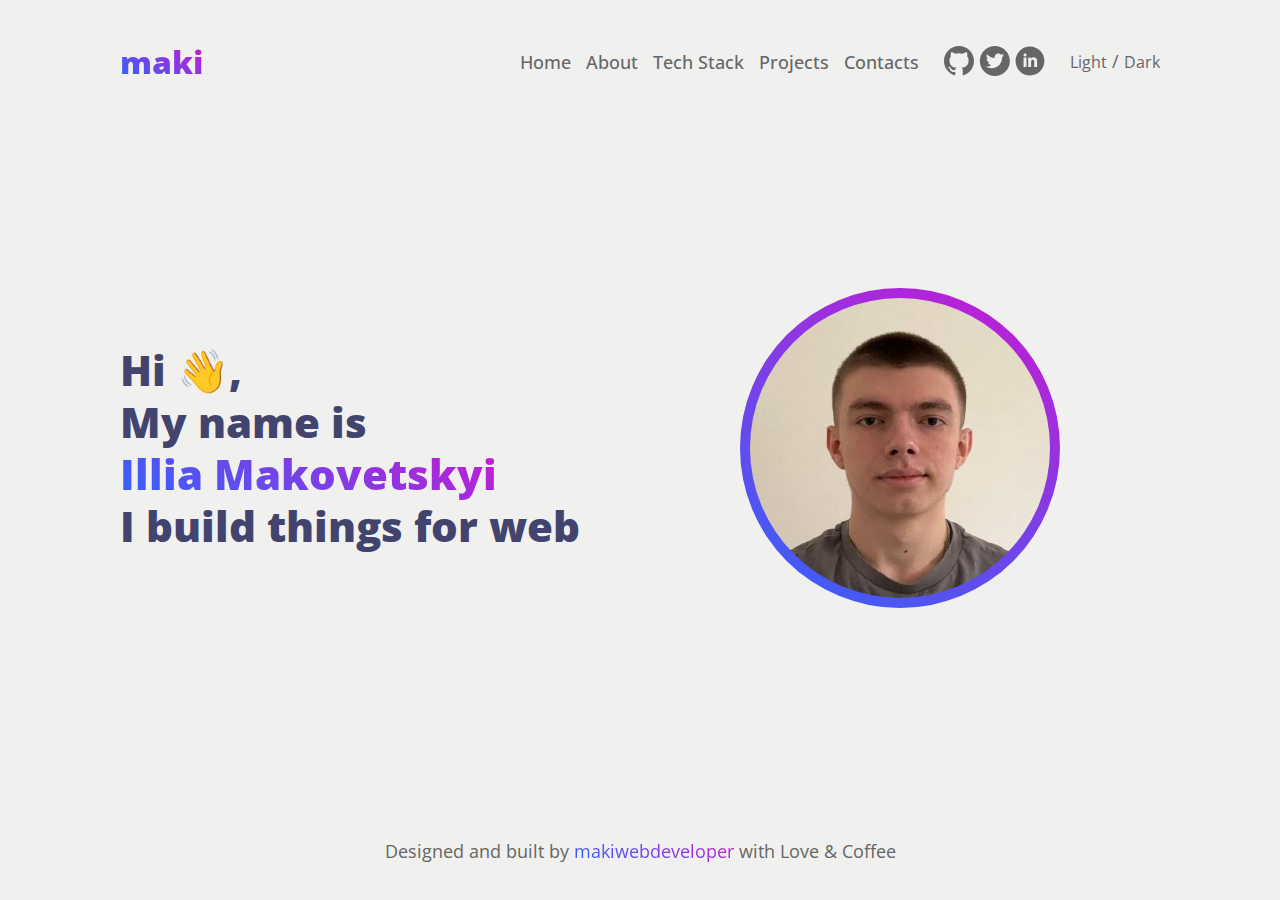
<file: index.html>
<!DOCTYPE html>
<html lang="en">

<head>
  <meta charset="UTF-8">
  <meta name="viewport" content="width=device-width, initial-scale=1.0">
  <title>makiwebdeveloper</title>
  <link rel="preconnect" href="https://fonts.googleapis.com">
  <link rel="preconnect" href="https://fonts.gstatic.com" crossorigin>
  <link
    href="https://fonts.googleapis.com/css2?family=Open+Sans:ital,wght@0,300..800;1,300..800&family=Roboto:ital,wght@0,100;0,300;0,400;0,500;0,700;0,900;1,100;1,300;1,400;1,500;1,700;1,900&display=swap"
    rel="stylesheet">
  <link rel="stylesheet" href="styles/reset.css">
  <link rel="stylesheet" href="styles/index.css">
  <link rel="stylesheet" href="styles/home.css">
</head>

<body>
  <div class="container">
    <header class="header">
      <div class="logo">maki</div>
      <nav class="nav">
        <ul class="nav__list">
          <li class="nav__list-item"><a href="/index.html">Home</a></li>
          <li class="nav__list-item"><a href="/about.html">About</a></li>
          <li class="nav__list-item"><a href="/stack.html">Tech Stack</a></li>
          <li class="nav__list-item"><a href="/projects.html">Projects</a></li>
          <li class="nav__list-item"><a href="/contacts.html">Contacts</a></li>
        </ul>
        <div class="nav__media-list">
          <a href="#" class="nav__media-list-item">
            <img src="assets/github-icon.svg" alt="github-link" />
          </a>
          <a href="#" class="nav__media-list-item">
            <img src="assets/twitter-icon.svg" alt="twitter-icon.svg-link" />
          </a>
          <a href="#" class="nav__media-list-item">
            <img src="assets/linkedin-icon.svg" alt="linkedin-icon.svg-link" />
          </a>
        </div>
        <div class="theme">
          <button onclick="document.body.className = 'light-theme';">Light</button>
          <span>/</span>
          <button onclick="document.body.className = 'dark-theme';">Dark</button>
        </div>
      </nav>
    </header>
    <section class="hero">
      <div class="content">
        <h1>
          Hi 👋,<br />
          My name is<br />
          <span>Illia Makovetskyi</span><br />
          I build things for web
        </h1>
        <div class="img-wrapper">
          <div class="img-block">
            <img src="assets/ava.jpg" alt="ava">
          </div>
        </div>
      </div>
    </section>
    <p class="bottom-text">Designed and built by <span>makiwebdeveloper</span> with Love & Coffee</p>
  </div>
</body>

</html>
</file>
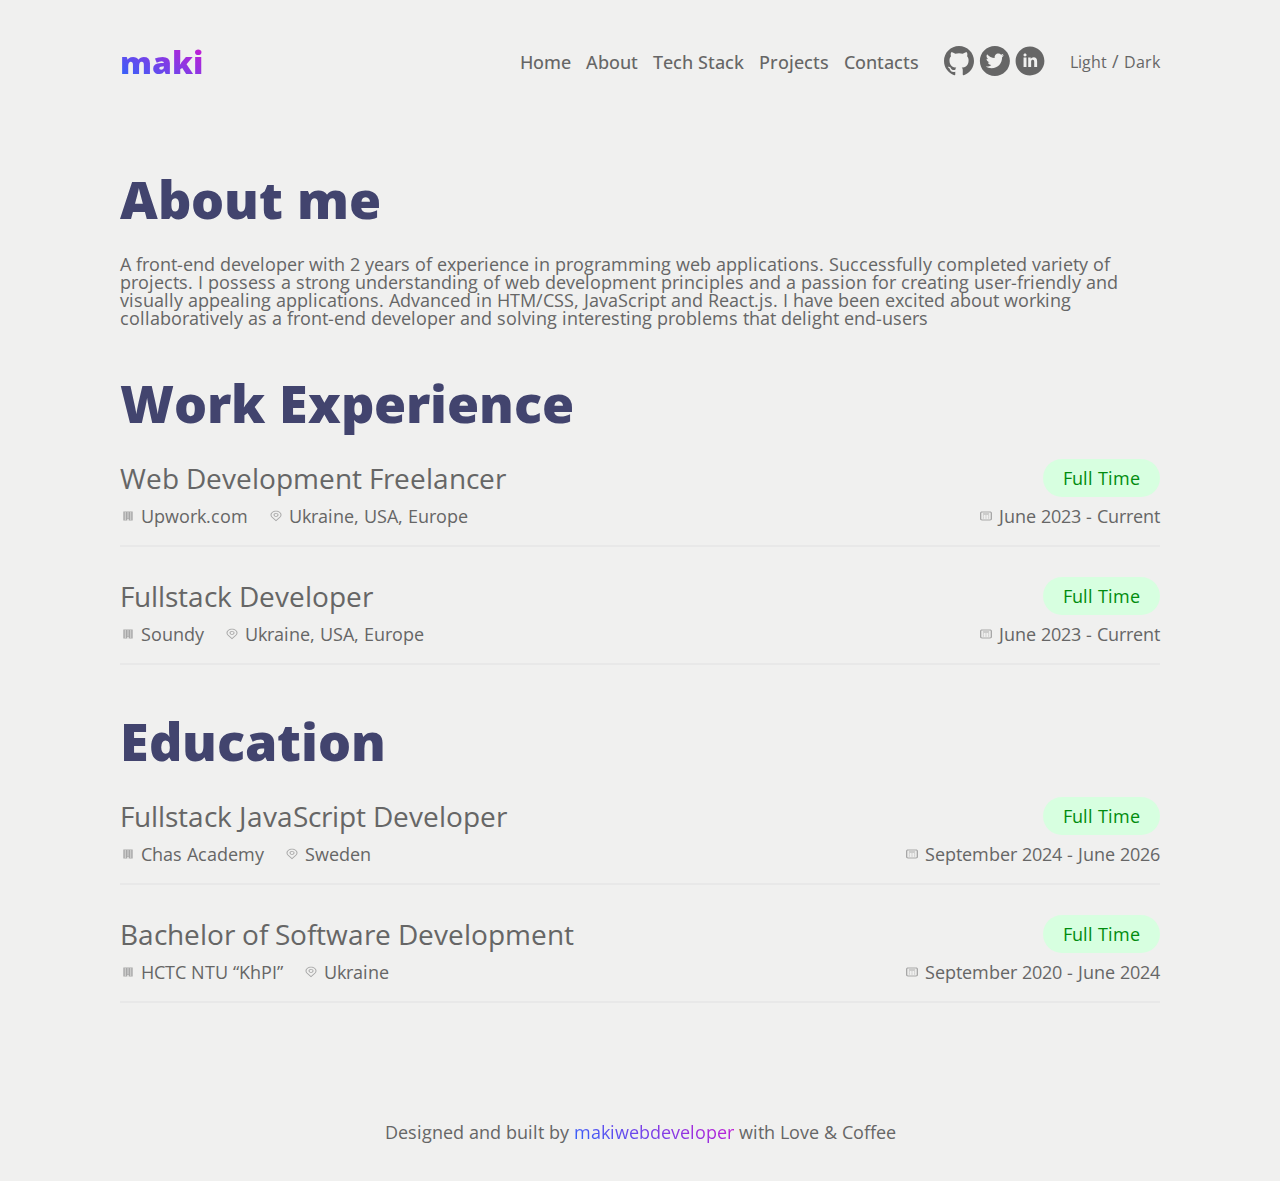
<file: about.html>
<!DOCTYPE html>
<html lang="en">

<head>
  <meta charset="UTF-8">
  <meta name="viewport" content="width=device-width, initial-scale=1.0">
  <title>About | makiwebdeveloper</title>
  <link rel="preconnect" href="https://fonts.googleapis.com">
  <link rel="preconnect" href="https://fonts.gstatic.com" crossorigin>
  <link
    href="https://fonts.googleapis.com/css2?family=Open+Sans:ital,wght@0,300..800;1,300..800&family=Roboto:ital,wght@0,100;0,300;0,400;0,500;0,700;0,900;1,100;1,300;1,400;1,500;1,700;1,900&display=swap"
    rel="stylesheet">
  <link rel="stylesheet" href="styles/reset.css">
  <link rel="stylesheet" href="styles/index.css">
  <link rel="stylesheet" href="styles/about.css">
</head>

<body>
  <div class="container">
    <header class="header">
      <div class="logo">maki</div>
      <nav class="nav">
        <ul class="nav__list">
          <li class="nav__list-item"><a href="/index.html">Home</a></li>
          <li class="nav__list-item"><a href="/about.html">About</a></li>
          <li class="nav__list-item"><a href="/stack.html">Tech Stack</a></li>
          <li class="nav__list-item"><a href="/projects.html">Projects</a></li>
          <li class="nav__list-item"><a href="/contacts.html">Contacts</a></li>
        </ul>
        <div class="nav__media-list">
          <a href="#" class="nav__media-list-item">
            <img src="assets/github-icon.svg" alt="github-link" />
          </a>
          <a href="#" class="nav__media-list-item">
            <img src="assets/twitter-icon.svg" alt="twitter-icon.svg-link" />
          </a>
          <a href="#" class="nav__media-list-item">
            <img src="assets/linkedin-icon.svg" alt="linkedin-icon.svg-link" />
          </a>
        </div>
        <div class="theme">
          <button onclick="document.body.className = 'light-theme';">Light</button>
          <span>/</span>
          <button onclick="document.body.className = 'dark-theme';">Dark</button>
        </div>
      </nav>
    </header>
    <main class="main">
      <section class="about">
        <h2>About me</h2>
        <p>
          A front-end developer with 2 years of experience in programming web applications. Successfully completed
          variety
          of projects. I possess a strong understanding of web development principles and a passion for creating
          user-friendly
          and visually appealing applications. Advanced in HTM/CSS, JavaScript and React.js. I have been excited about
          working collaboratively as a front-end developer and solving interesting problems that delight end-users
        </p>
      </section>
      <section class="experience">
        <h2>Work Experience</h2>
        <ul>
          <li class="experience__item">
            <div class="experience__item-header">
              <p class="experience__item-title">Web Development Freelancer</p>
              <p class="experience__item-status">Full Time</p>
            </div>
            <div class="experience__item-content">
              <div class="experience__item-content-info">
                <p class="experience__item-place">
                  <img src="assets/place-icon.svg" alt="place-icon">Upwork.com
                </p>
                <p class="experience__item-location">
                  <img src="assets/location-icon.svg" alt="location-icon">Ukraine, USA, Europe
                </p>
              </div>
              <p class="experience__item-date">
                <img src="assets/calendar-icon.svg" alt="calendar-icon">
                June 2023 - Current
              </p>
            </div>
          </li>
          <li class="experience__item">
            <div class="experience__item-header">
              <p class="experience__item-title">Fullstack Developer</p>
              <p class="experience__item-status">Full Time</p>
            </div>
            <div class="experience__item-content">
              <div class="experience__item-content-info">
                <p class="experience__item-place">
                  <img src="assets/place-icon.svg" alt="place-icon">Soundy
                </p>
                <p class="experience__item-location">
                  <img src="assets/location-icon.svg" alt="location-icon">Ukraine, USA, Europe
                </p>
              </div>
              <p class="experience__item-date">
                <img src="assets/calendar-icon.svg" alt="calendar-icon">
                June 2023 - Current
              </p>
            </div>
          </li>
        </ul>
      </section>
      <section class="education">
        <h2>Education</h2>
        <ul>
          <li class="education__item">
            <div class="education__item-header">
              <p class="education__item-title">Fullstack JavaScript Developer</p>
              <p class="education__item-status">Full Time</p>
            </div>
            <div class="education__item-content">
              <div class="education__item-content-info">
                <p class="education__item-place">
                  <img src="assets/place-icon.svg" alt="place-icon">Chas Academy
                </p>
                <p class="education__item-location">
                  <img src="assets/location-icon.svg" alt="location-icon">Sweden
                </p>
              </div>
              <p class="education__item-date">
                <img src="assets/calendar-icon.svg" alt="calendar-icon">
                September 2024 - June 2026
              </p>
            </div>
          </li>
          <li class="education__item">
            <div class="education__item-header">
              <p class="education__item-title">Bachelor of Software Development</p>
              <p class="education__item-status">Full Time</p>
            </div>
            <div class="education__item-content">
              <div class="education__item-content-info">
                <p class="education__item-place">
                  <img src="assets/place-icon.svg" alt="place-icon">HCTC NTU “KhPI”
                </p>
                <p class="education__item-location">
                  <img src="assets/location-icon.svg" alt="location-icon">Ukraine
                </p>
              </div>
              <p class="education__item-date">
                <img src="assets/calendar-icon.svg" alt="calendar-icon">
                September 2020 - June 2024
              </p>
            </div>
          </li>
        </ul>
      </section>
    </main>
    <p class="bottom-text">Designed and built by <span>makiwebdeveloper</span> with Love & Coffee</p>
  </div>
</body>

</html>
</file>
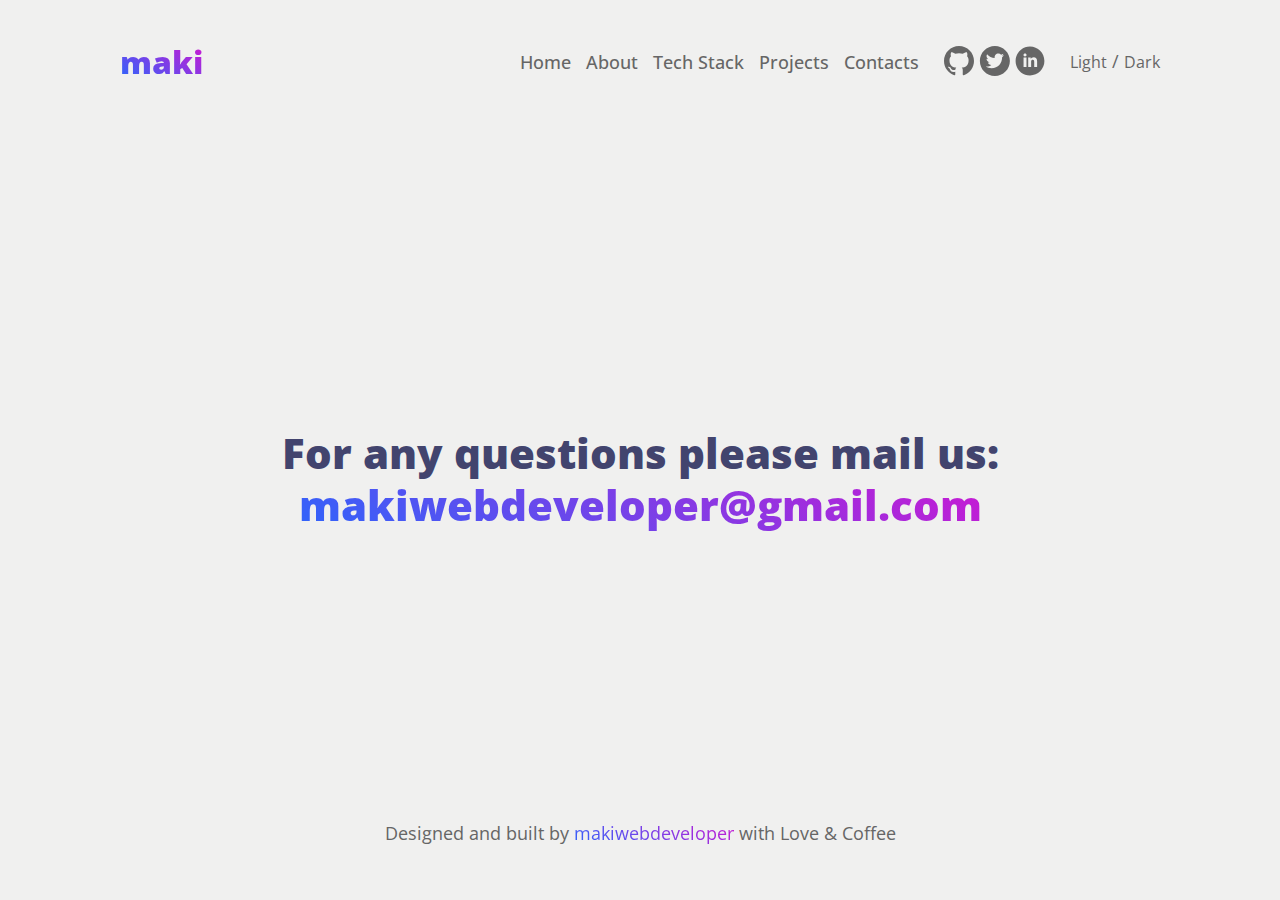
<file: contacts.html>
<!DOCTYPE html>
<html lang="en">

<head>
  <meta charset="UTF-8">
  <meta name="viewport" content="width=device-width, initial-scale=1.0">
  <title>Contacts | makiwebdeveloper</title>
  <link rel="preconnect" href="https://fonts.googleapis.com">
  <link rel="preconnect" href="https://fonts.gstatic.com" crossorigin>
  <link
    href="https://fonts.googleapis.com/css2?family=Open+Sans:ital,wght@0,300..800;1,300..800&family=Roboto:ital,wght@0,100;0,300;0,400;0,500;0,700;0,900;1,100;1,300;1,400;1,500;1,700;1,900&display=swap"
    rel="stylesheet">
  <link rel="stylesheet" href="styles/reset.css">
  <link rel="stylesheet" href="styles/index.css">
  <link rel="stylesheet" href="styles/contacts.css">
</head>

<body>
  <!DOCTYPE html>
  <html lang="en">

  <head>
    <meta charset="UTF-8">
    <meta name="viewport" content="width=device-width, initial-scale=1.0">
    <title>Tech Stack | makiwebdeveloper</title>
    <link rel="preconnect" href="https://fonts.googleapis.com">
    <link rel="preconnect" href="https://fonts.gstatic.com" crossorigin>
    <link
      href="https://fonts.googleapis.com/css2?family=Open+Sans:ital,wght@0,300..800;1,300..800&family=Roboto:ital,wght@0,100;0,300;0,400;0,500;0,700;0,900;1,100;1,300;1,400;1,500;1,700;1,900&display=swap"
      rel="stylesheet">
    <link rel="stylesheet" href="styles/reset.css">
    <link rel="stylesheet" href="styles/index.css">
    <link rel="stylesheet" href="styles/stack.css">
  </head>

  <body>
    <div class="container">
      <header class="header">
        <div class="logo">maki</div>
        <nav class="nav">
          <ul class="nav__list">
            <li class="nav__list-item"><a href="/index.html">Home</a></li>
            <li class="nav__list-item"><a href="/about.html">About</a></li>
            <li class="nav__list-item"><a href="/stack.html">Tech Stack</a></li>
            <li class="nav__list-item"><a href="/projects.html">Projects</a></li>
            <li class="nav__list-item"><a href="/contacts.html">Contacts</a></li>
          </ul>
          <div class="nav__media-list">
            <a href="#" class="nav__media-list-item">
              <img src="assets/github-icon.svg" alt="github-link" />
            </a>
            <a href="#" class="nav__media-list-item">
              <img src="assets/twitter-icon.svg" alt="twitter-icon.svg-link" />
            </a>
            <a href="#" class="nav__media-list-item">
              <img src="assets/linkedin-icon.svg" alt="linkedin-icon.svg-link" />
            </a>
          </div>
          <div class="theme">
            <button onclick="document.body.className = 'light-theme';">Light</button>
            <span>/</span>
            <button onclick="document.body.className = 'dark-theme';">Dark</button>
          </div>
        </nav>
      </header>
      <main class="main">
        <p class="contacts-text">For any questions please mail us:<br /><span>makiwebdeveloper@gmail.com</span></p>
      </main>
      <p class="bottom-text">Designed and built by <span>makiwebdeveloper</span> with Love & Coffee</p>
    </div>
  </body>

  </html>
</body>

</html>
</file>
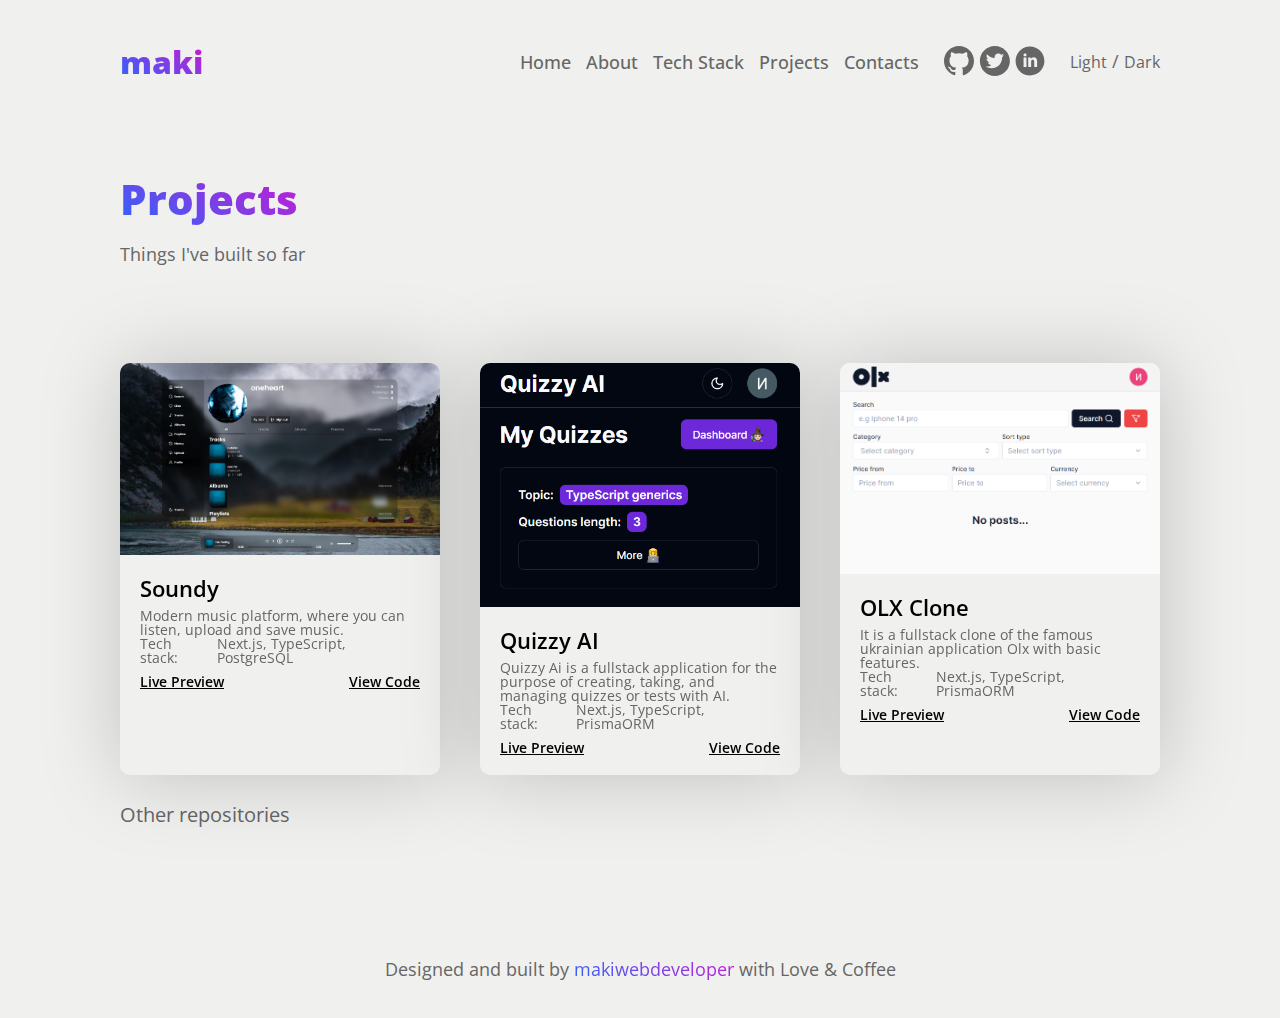
<file: projects.html>
<!DOCTYPE html>
<html lang="en">

<head>
  <meta charset="UTF-8">
  <meta name="viewport" content="width=device-width, initial-scale=1.0">
  <title>Tech Stack | makiwebdeveloper</title>
  <link rel="preconnect" href="https://fonts.googleapis.com">
  <link rel="preconnect" href="https://fonts.gstatic.com" crossorigin>
  <link
    href="https://fonts.googleapis.com/css2?family=Open+Sans:ital,wght@0,300..800;1,300..800&family=Roboto:ital,wght@0,100;0,300;0,400;0,500;0,700;0,900;1,100;1,300;1,400;1,500;1,700;1,900&display=swap"
    rel="stylesheet">
  <link rel="stylesheet" href="styles/reset.css">
  <link rel="stylesheet" href="styles/index.css">
  <link rel="stylesheet" href="styles/projects.css">
  <script src="/scripts/projects.js" defer></script>
</head>

<body class="light-theme">
  <div class="container">
    <header class="header">
      <div class="logo">maki</div>
      <nav class="nav">
        <ul class="nav__list">
          <li class="nav__list-item"><a href="/index.html">Home</a></li>
          <li class="nav__list-item"><a href="/about.html">About</a></li>
          <li class="nav__list-item"><a href="/stack.html">Tech Stack</a></li>
          <li class="nav__list-item"><a href="/projects.html">Projects</a></li>
          <li class="nav__list-item"><a href="/contacts.html">Contacts</a></li>
        </ul>
        <div class="nav__media-list">
          <a href="#" class="nav__media-list-item">
            <img src="assets/github-icon.svg" alt="github-link" />
          </a>
          <a href="#" class="nav__media-list-item">
            <img src="assets/twitter-icon.svg" alt="twitter-icon.svg-link" />
          </a>
          <a href="#" class="nav__media-list-item">
            <img src="assets/linkedin-icon.svg" alt="linkedin-icon.svg-link" />
          </a>
        </div>
        <div class="theme">
          <button onclick="document.body.className = 'light-theme';">Light</button>
          <span>/</span>
          <button onclick="document.body.className = 'dark-theme';">Dark</button>
        </div>
      </nav>
    </header>
    <main class="main">
      <section class="projects">
        <div class="projects__header">
          <h1>Projects</h1>
          <p>Things I've built so far</p>
        </div>
        <ul class="projects__list" id="projectsList">
        </ul>
        <div class="repos__wrapper">
          <h3>Other repositories</h3>
          <div class="repos-loader" id="reposLoader">
            <img src="/assets/loader-icon.svg" alt="loader" width="30px" class="loader">
          </div>
          <ul class="repos__list" id="reposList">
          </ul>
        </div>
      </section>
    </main>
    <p class="bottom-text">Designed and built by <span>makiwebdeveloper</span> with Love & Coffee</p>
  </div>
</body>

</html>
</file>
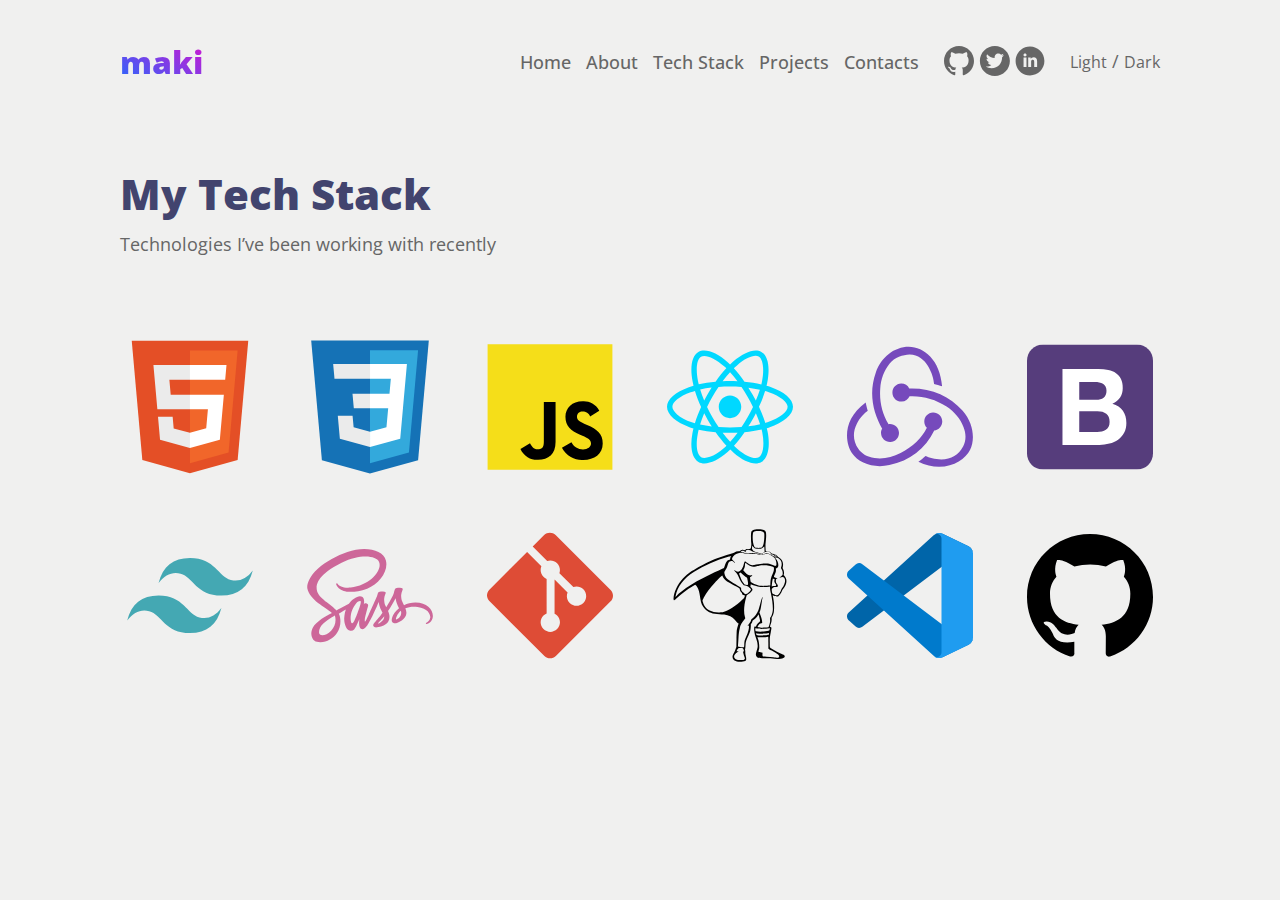
<file: stack.html>
<!DOCTYPE html>
<html lang="en">

<head>
  <meta charset="UTF-8">
  <meta name="viewport" content="width=device-width, initial-scale=1.0">
  <title>Tech Stack | makiwebdeveloper</title>
  <link rel="preconnect" href="https://fonts.googleapis.com">
  <link rel="preconnect" href="https://fonts.gstatic.com" crossorigin>
  <link
    href="https://fonts.googleapis.com/css2?family=Open+Sans:ital,wght@0,300..800;1,300..800&family=Roboto:ital,wght@0,100;0,300;0,400;0,500;0,700;0,900;1,100;1,300;1,400;1,500;1,700;1,900&display=swap"
    rel="stylesheet">
  <link rel="stylesheet" href="styles/reset.css">
  <link rel="stylesheet" href="styles/index.css">
  <link rel="stylesheet" href="styles/stack.css">
  <script src="/scripts/stack.js" defer></script>
</head>

<body>
  <div class="container">
    <header class="header">
      <div class="logo">maki</div>
      <nav class="nav">
        <ul class="nav__list">
          <li class="nav__list-item"><a href="/index.html">Home</a></li>
          <li class="nav__list-item"><a href="/about.html">About</a></li>
          <li class="nav__list-item"><a href="/stack.html">Tech Stack</a></li>
          <li class="nav__list-item"><a href="/projects.html">Projects</a></li>
          <li class="nav__list-item"><a href="/contacts.html">Contacts</a></li>
        </ul>
        <div class="nav__media-list">
          <a href="#" class="nav__media-list-item">
            <img src="assets/github-icon.svg" alt="github-link" />
          </a>
          <a href="#" class="nav__media-list-item">
            <img src="assets/twitter-icon.svg" alt="twitter-icon.svg-link" />
          </a>
          <a href="#" class="nav__media-list-item">
            <img src="assets/linkedin-icon.svg" alt="linkedin-icon.svg-link" />
          </a>
        </div>
        <div class="theme">
          <button onclick="document.body.className = 'light-theme';">Light</button>
          <span>/</span>
          <button onclick="document.body.className = 'dark-theme';">Dark</button>
        </div>
      </nav>
    </header>
    <main class="main">
      <section class="stack">
        <div class="stack__header">
          <h1>My Tech Stack</h1>
          <p>Technologies I’ve been working with recently</p>
        </div>
        <ul class="stack__list" id="stackList">

        </ul>
      </section>
    </main>
  </div>
</body>

</html>
</file>
<file: styles/index.css>
:root {
  --bg-color: #f0f0ef;
  --primary-color: #666666;
  --secondary-color: #42446E;
  --primary-gradient: linear-gradient(210deg, #cb18d2, #2e65fb);
  --default-color: #000;
  --shadow-color: rgba(0,0,0,0.2);
}

.light-theme {
  --bg-color: #f0f0ef;
  --primary-color: #666666;
  --secondary-color: #42446E;
  --primary-gradient: linear-gradient(210deg, #cb18d2, #2e65fb);
  --default-color: #000;
  --shadow-color: rgba(0,0,0,0.2);
}

.dark-theme {
  --bg-color: #191919;
  --primary-color: #9c9c9c;
  --secondary-color: #fff;
  --primary-gradient: linear-gradient(210deg, #cb18d2, #2e65fb);
  --default-color: #fff;
  --shadow-color: rgba(201, 201, 201, 0.2);
}

body {
  color: var(--primary-color);
  font-family: 'Open Sans';
  background-color: var(--bg-color);
  font-size: 18px;
}

@media (max-width: 800px) {
  body {
    font-size: 14px;
  }
}

button {
  font-family: 'Open Sans';
}

main {
  padding: 80px 0;
}

.container {
  max-width: 1080px;
  padding: 0 20px;
  margin: 0 auto;
}

/* Header */
.header {
  display: flex;
  justify-content: space-between;
  align-items: center;
  padding: 15px 0;
  margin-top: 30px;
}

.nav {
  display: flex;
  align-items: center;
  gap: 25px;
}

.nav__list {
  display: flex;
  align-items: center;
  gap: 15px;
  color: var(--primary-color);
  font-weight: 500;
}

.nav__list-item {
  cursor: pointer;
  transition: color 0.2s ease-in-out;
}
.nav__list-item:hover {
  color: #2e65fb;
}

.header .logo {
  background: var(--primary-gradient);
  -webkit-background-clip: text;
  -webkit-text-fill-color: transparent;
  font-size: 32px;
  font-weight: 800;
}

.theme button {
  cursor: pointer;
  transition: color 0.2s ease-in-out;
}
.theme button:hover {
  color: #2e65fb;
}


.bottom-text {
  padding: 40px 0;
  text-align: center;
}

.bottom-text span {
  background: var(--primary-gradient);
  -webkit-background-clip: text;
  -webkit-text-fill-color: transparent;
}


@media (max-width: 700px) {
  .content {
    flex-direction: column-reverse;
  }

  .content h1 {
    text-align: center;
    font-size: 28px;
    line-height: 34px;
    margin-top: 10px;
  }

  .content .img-block img {
    width: 230px;
    height: 230px;
  }
  .content .img-block::before {
    top: -7px;
    left: -7px;
    width: 244px;
    height: 244px;
  }
}

@media (max-width: 700px) {
  .nav {
    display: none;
  }
}

.loader {
  animation: loaderSpinner 2s linear infinite;
}

@keyframes loaderSpinner {
  0% {
    transform: rotate(0deg);
  }
  100% {
    transform: rotate(360deg);
  }
}
</file>
<file: styles/home.css>
/* Hero */
.hero {
  position: relative;
  height: calc(100vh - 93px - 98px);
  display: flex;
  flex-direction: column;
  align-items: center;
}

.content {
  display: flex;
  align-items: center;
  width: 100%;
  flex: 1;
}

.content h1 {
  color: var(--secondary-color);
  flex: 1;
  font-size: 42px;
  font-weight: 800;
  line-height: 52px;
}

.content h1 span {
  background: var(--primary-gradient);
  -webkit-background-clip: text;
  -webkit-text-fill-color: transparent;
}

.content .img-wrapper {
  flex: 1;
  height: 100%;
  display: flex;
  align-items: center;
  justify-content: center;
}

.content .img-block {
  position: relative;
}

.content .img-block img {
  position: relative;
  z-index: 1;
  border-radius: 50%;
  width: 300px;
  height: 300px;
  display: block;
}
.content .img-block::before {
  content: '';
  position: absolute;
  top: -10px;
  left: -10px;
  width: 320px;
  height: 320px;
  background: var(--primary-gradient);
  border-radius: 50%;
}
</file>
<file: styles/about.css>
.main {
  display: flex;
  flex-direction: column;
  gap: 50px;
}

h2 {
  font-size: 52px;
  font-weight: 800;
  color: var(--secondary-color);
}

.about p {
  margin-top: 30px;
}

.experience ul,
.education ul {
  margin-top: 30px;
  display: flex;
  flex-direction: column;
  gap: 30px;
}

.experience__item,
.education__item {
  padding-bottom: 20px;
  border-bottom: 2px solid #e8e8e8;
}

.experience__item-header,
.education__item-header {
  display: flex;
  align-items: center;
  justify-content: space-between;
}

.experience__item-title,
.education__item-title {
  font-size: 28px;
}

.experience__item-status,
.education__item-status {
  background-color: #D7FFE0;
  color: #018C0F;
  padding: 10px 20px;
  border-radius: 1000px;
}

.experience__item-content,
.education__item-content {
  display: flex;
  align-items: center;
  justify-content: space-between;
  margin-top: 10px;
}

.experience__item-content-info,
.education__item-content-info {
  display: flex;
  align-items: center;
  gap: 20px;
}

.experience__item-place, 
.experience__item-location, 
.experience__item-date,
.education__item-place, 
.education__item-location, 
.education__item-date {
  display: flex;
  align-items: center;
  gap: 5px;
}

@media (max-width: 800px) {
  body {
    font-size: 14px;
  }

  h2 {
    font-size: 38px;
  }

  .about p {
    margin-top: 10px;
  }
  
  .experience ul,
  .education ul {
    margin-top: 10px;
    gap: 20px;
  }

  .experience__item-content,
  .education__item-content {
    display: flex;
    align-items: center;
    justify-content: start;
    gap: 20px;
  }
}
</file>
<file: styles/contacts.css>
.main {
  display: flex;
  align-items: center;
  justify-content: center;
  height: calc(100vh - 93px - 98px * 2);
}

.contacts-text {
  text-align: center;
  color: var(--secondary-color);
  font-size: 42px;
  font-weight: 800;
  line-height: 52px;
}

.contacts-text span {
  background: var(--primary-gradient);
  -webkit-background-clip: text;
  -webkit-text-fill-color: transparent;
}

@media (max-width: 780px) {
  .contacts-text {
    font-size: 32px;
    line-height: 38px;
  }
}

@media (max-width: 680px) {
  .contacts-text {
    font-size: 20px;
    line-height: 24px;
  }
}
</file>
<file: styles/stack.css>
.main {
  padding: 0;
  padding-top: 80px;
}

.stack {
  position: relative;
  display: flex;
  flex-direction: column;
  justify-content: space-between;
}

.stack__header h1 {
  font-size: 42px;
  font-weight: 800;
  color: var(--secondary-color);
}

.stack__header p {
  margin-top: 20px;
}

.stack__list {
  margin-top: 80px;
  display: grid;
  grid-template-columns: repeat(6, 1fr);
  grid-template-rows: repeat(2, 1fr);
  grid-gap: 40px;
}

.stack__list-item {
  position: relative;
  width: 100%;
  height: 100%;
  display: flex;
  align-items: center;
  justify-content: center;
}

.stack__list-item img {
  width: 90%;
  height: 90%;
}

@media (max-width: 700px) {
  .stack__list {
    grid-template-columns: repeat(4, 1fr);
    grid-template-rows: repeat(3, 1fr);
  }

  .stack__list-item img {
    width: 90%;
    height: 90%;
  }
}

@media (max-width: 430px) {
  .stack__list {
    grid-template-columns: repeat(3, 1fr);
    grid-template-rows: repeat(4, 1fr);
  }

  .stack__list-item img {
    width: 90%;
    height: 90%;
  }
}
</file>
<file: styles/projects.css>
.projects__header {
  display: flex;
  flex-direction: column;
  gap: 20px;
}

.projects__header h1 {
  font-size: 42px;
  font-weight: 800;
  background: var(--primary-gradient);
  -webkit-background-clip: text;
  -webkit-text-fill-color: transparent;
  width: fit-content;
  padding: 5px 0;
}


.projects__list {
  margin-top: 100px;
  position: relative;
  display: grid;
  grid-template-columns: repeat(3, 1fr);
  grid-gap: 40px;
}

.stack__list-item {
  position: relative;
  width: 100%;
  display: flex;
  align-items: center;
  justify-content: center;
}

.projects__list-item {
  background-color: var(--bg-color);
  border-radius: 10px;
  filter: drop-shadow(2px 2px 40px var(--shadow-color));
  font-size: 14px;

}

.projects__item-img {
  width: 100%;
  border-radius: 10px 10px 0 0;
}

.projects__item-content {
  padding: 20px;
}

.projects__item-title {
  font-size: 22px;
  color: var(--default-color);
  font-weight: 600;
}

.projects__item-text {
  margin-top: 10px;
}

.projects__item-stack {
  display: flex;
  gap: 5px;
}

.projects__item-links {
  margin-top: 10px;
  color: var(--default-color);
  font-weight: 600;
  text-decoration: underline;
  
  display: flex;
  justify-content: space-between;
}

.repos__wrapper {
  margin-top: 30px;
  font-size: 20px;
}

.repos__list {
  margin-top: 15px;
}

.repos__list-item {
  display: flex;
  align-items: center;
  justify-content: space-between;
  background-color: #fff;
  border-radius: 10px;
  filter: drop-shadow(2px 2px 40px var(--shadow-color));
  padding: 15px;
  background-color: var(--bg-color);
  color: var(--default-color);
}

.repos__list-item:not(:first-child) {
  margin-top: 15px;
}

.repos__item-info {
  display: flex;
  align-items: center;
  gap: 10px;
  font-weight: 600;
}

.repos__item-link {
  font-size: 14px;
}

.repos-loader {
  margin: 0 auto;
  width: fit-content;
}


@media (max-width: 950px) {
  .projects__list {
    grid-gap: 20px;
  }
}

@media (max-width: 800px) {
  .projects__list {
    grid-template-columns: repeat(2, 1fr);
  }
}

@media (max-width: 540px) {
  .projects__list {
    grid-template-columns: repeat(1, 1fr);
  }
}
</file>
